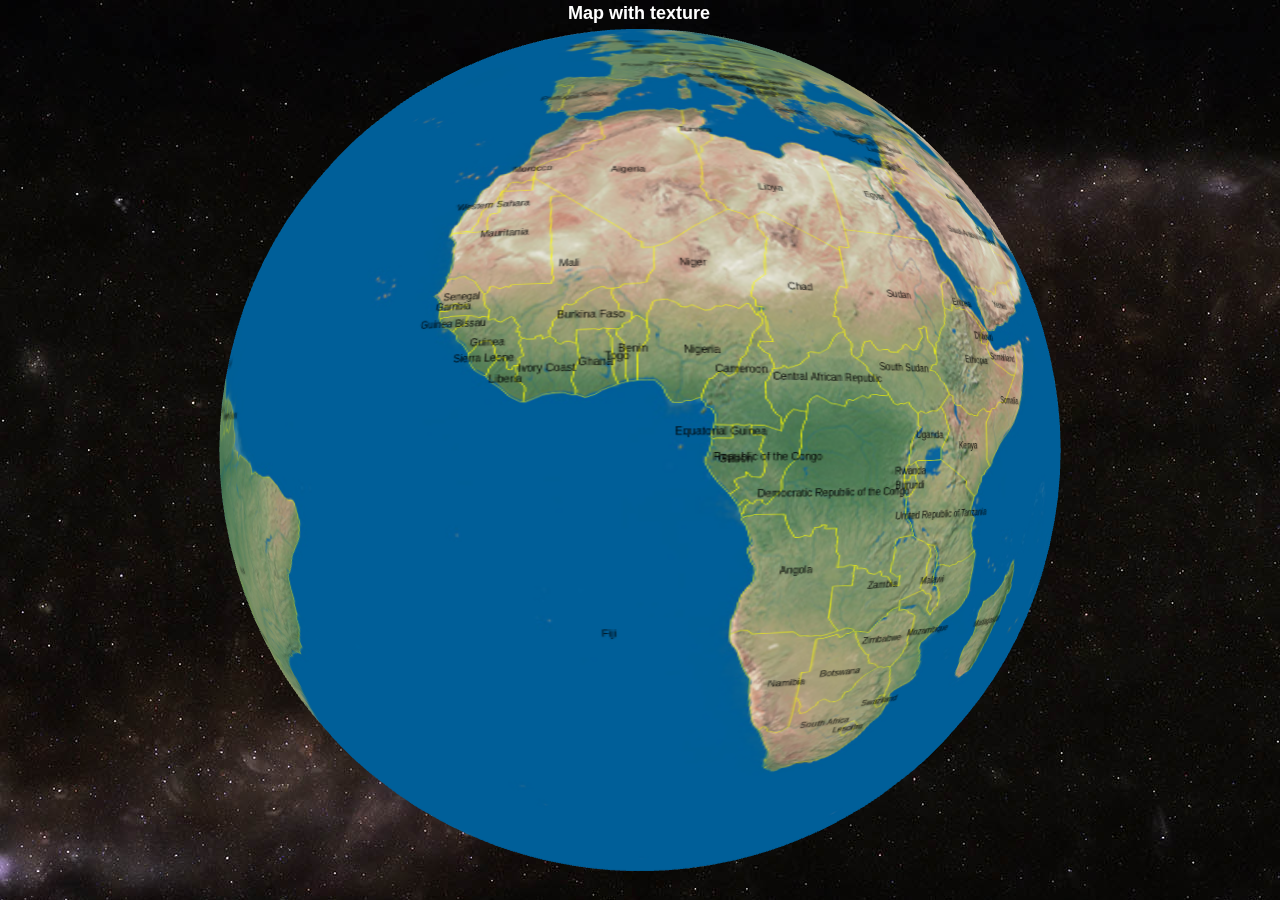
<file: web-test/src/main/webapp/index.html>
<!Doctype html>
<html lang="en">
<head>
    <meta charset="utf-8">
    <meta http-equiv="X-UA-Compatible" content="IE=edge">

    <link rel="stylesheet" href="example.css">
<body>
<main id="main">
    <div id="chart"></div>
</main>
<div id="editor" hidden="hidden">
    <textarea></textarea>
</div>

<script type="text/x-javascript" id="code-source">
myChart.setOption({
    title: {
        text: 'Map with texture',
        x: 'center',
        textStyle: {
            color: 'white'
        }
    },
    tooltip: {
        formatter: '{b}'
    },
    series: [{
        type: 'map3d',
        mapType: 'world',
        baseLayer: {
            backgroundColor: '',
            backgroundImage: 'img/earth.jpg',
            quality: 'high',
        },

        selectedMode: 'single',

        itemStyle: {
            normal: {
                label: {
                    show: true
                },
                borderWidth: 1,
                borderColor: 'yellow',
                areaStyle: {
                    color: 'rgba(0, 0, 0, 0)'
                }
            }
        },
        data: [{}]
    }]
});
</script>

<script src="lib/esl.js"></script>
<script src="lib/jquery.min.js"></script>
<script src="js/bootExample.js"></script>

</body>
</head>
</html>
</file>
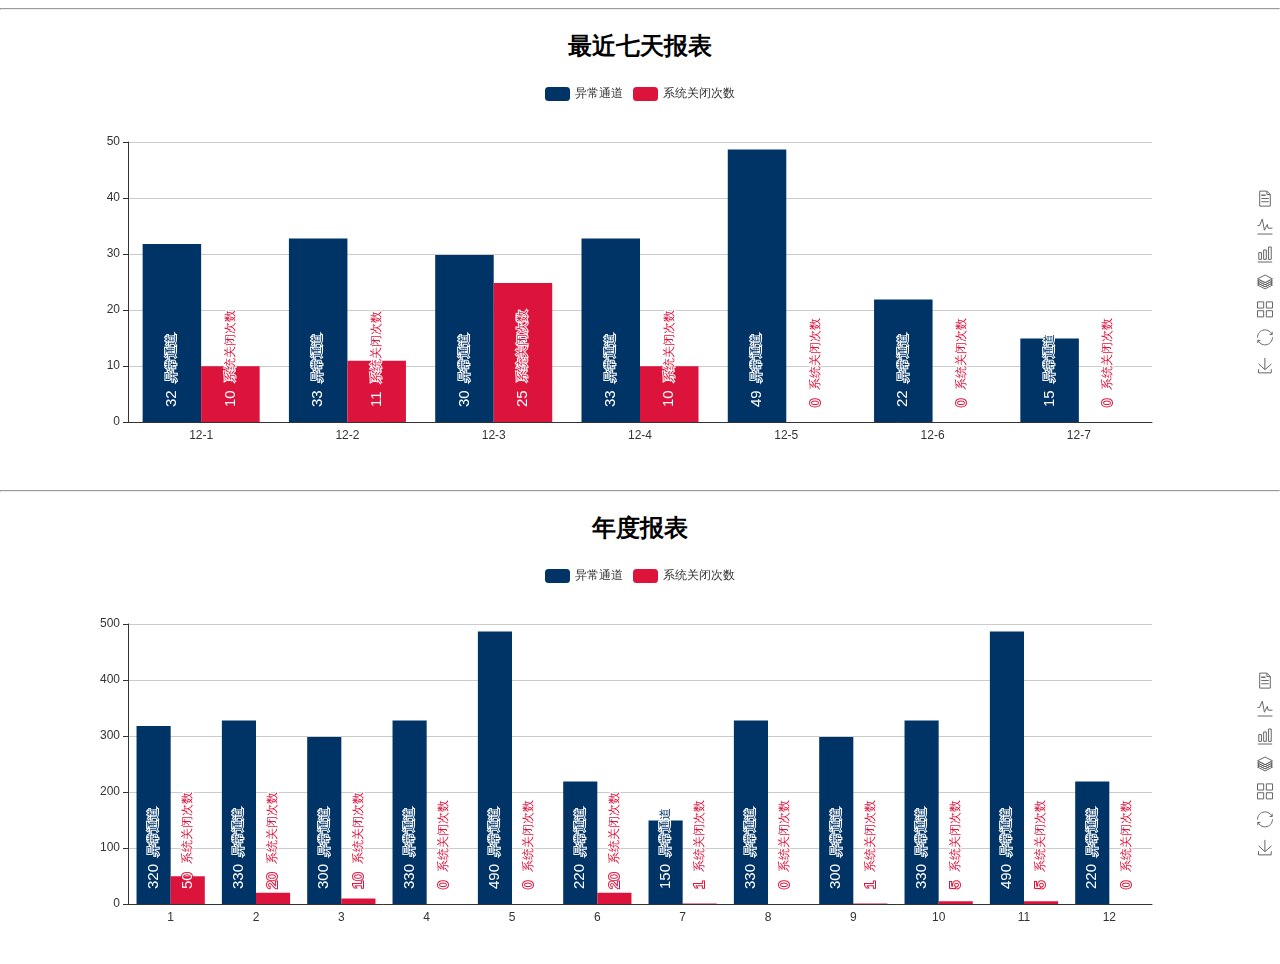
<file: web-test-1/src/main/webapp/countImg.html>
<!DOCTYPE html>
<html style="height: 100%">
<head>
    <meta charset="utf-8">
</head>
<body style="height: 100%; margin: 0">
<hr>
<div style="width: 100%;" align="center"><h2>最近七天报表</h2></div>
<div id="count_weekly_container" style="height: 400px;width: 100%"></div>
<hr>
<div style="width: 100%;" align="center"><h2>年度报表</h2></div>
<div id="count_month_container" style="height: 400px;width: 100%"></div>
<script src="echarts-lib/lib/echarts/echarts.min.js"></script>
<script type="text/javascript">

    var reportForm_weekly_dateJson = '["12-1","12-2","12-3","12-4","12-5","12-6","12-7"]';
    var reportForm_weekly_dataJson = '[[32, 33, 30, 33, 49, 22, 15],[10, 11, 25, 10, 0, 0 , 0]]';
    var reportForm_weekly_dateObject = JSON.parse(reportForm_weekly_dateJson);
    var reportForm_weekly_dataObject = JSON.parse(reportForm_weekly_dataJson);

    var reportForm_month_dateJson = '["1", "2", "3", "4", "5", "6","7", "8", "9", "10", "11", "12"]';
    var reportForm_month_dataJson =
        '[[320, 330, 300, 330, 490, 220, 150, 330, 300, 330, 490, 220],' +
        ' [50, 20, 10, 0, 0, 20 , 1 , 0, 1, 5, 5, 0 ]]';
    var reportForm_month_dateObject = JSON.parse(reportForm_month_dateJson);
    var reportForm_month_dataObject = JSON.parse(reportForm_month_dataJson);


    var count_day_app = {};
    var count_day_option;

    count_day_app.config = {
        rotate: 90,
        align: 'left',
        verticalAlign: 'middle',
        position: 'insideBottom',
        distance: 15
    };


    var count_day_labelOption = {
        normal: {
            show: true,
            position: count_day_app.config.position,
            distance: count_day_app.config.distance,
            align: count_day_app.config.align,
            verticalAlign: count_day_app.config.verticalAlign,
            rotate: count_day_app.config.rotate,
            formatter: '{c}  {name|{a}}',
            fontSize: 15,
            rich: {
                name: {
                    textBorderColor: '#fff'
                }
            }
        }
    };

    count_day_option = {
        color: ['#003366', '#DC143C'],
        tooltip: {
            trigger: 'axis',
            axisPointer: {
                type: 'shadow'
            }
        },
        legend: {
            data: ['异常通道', '系统关闭次数']
        },
        toolbox: {
            show: true,
            orient: 'vertical',
            left: 'right',
            top: 'center',
            feature: {
                mark: {show: true},
                dataView: {show: true, readOnly: false},
                magicType: {show: true, type: ['line', 'bar', 'stack', 'tiled']},
                restore: {show: true},
                saveAsImage: {show: true}
            }
        },
        calculable: true,
        xAxis: [
            {
                type: 'category',
                axisTick: {show: false},
                data: []
            }
        ],
        yAxis: [
            {
                type: 'value'
            }
        ],
        series: [
            {
                name: '异常通道',
                type: 'bar',
                barGap: 0,
                label: count_day_labelOption,
                data: []
            },
            {
                name: '系统关闭次数',
                type: 'bar',
                label: count_day_labelOption,
                data: []
            }
        ]
    };

    var count_weekly_container = document.getElementById("count_weekly_container");
    var count_weekly_myChart = echarts.init(count_weekly_container);
    var count_month_container = document.getElementById("count_month_container");
    var count_month_myChart = echarts.init(count_month_container);

    count_day_option.xAxis[0].data = reportForm_weekly_dateObject;
    count_day_option.series[0].data = reportForm_weekly_dataObject[0];
    count_day_option.series[1].data = reportForm_weekly_dataObject[1];
    count_weekly_myChart.setOption(count_day_option, true);

    count_day_option.xAxis[0].data = reportForm_month_dateObject;
    count_day_option.series[0].data = reportForm_month_dataObject[0];
    count_day_option.series[1].data = reportForm_month_dataObject[1];
    count_month_myChart.setOption(count_day_option, true)
</script>
</body>
</html>
</file>
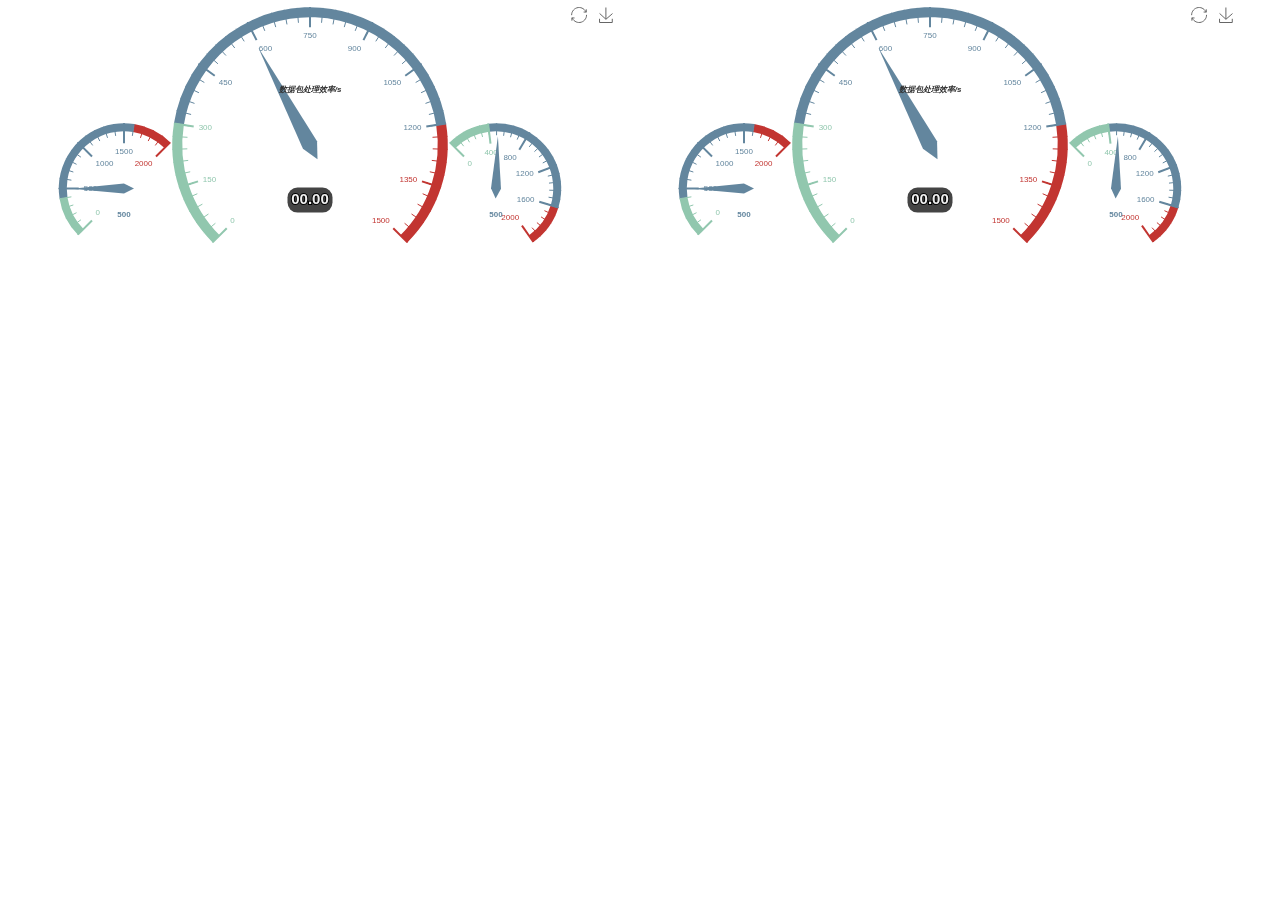
<file: web-test-1/src/main/webapp/dashboard.html>
<!DOCTYPE html>
<html style="height: 100%">
<head>
    <meta charset="utf-8">



</head>
<body style="height: 100%; margin: 0">
<div id="dashboard-app" style="height: 290px; width: 620px;float: left"></div>
<div id="dashboard-computer" style="height: 290px; width: 620px;float: left"></div>
<script src="echarts-lib/lib/echarts/echarts.min.js"></script>
<script type="text/javascript">
    var dashboard_app_dom = document.getElementById("dashboard-app");
    var dashboard_app_myChart = echarts.init(dashboard_app_dom);
    dashboard_app_option = {
        tooltip : {
            formatter: "{a} <br/>{c} {b}"
        },
        toolbox: {
            show: true,
            feature: {
                restore: {show: true},
                saveAsImage: {show: true}
            }
        },
        series : [
            {
                name: '数据包处理效率',
                type: 'gauge',
                z: 3,
                min: 0,
                max: 1500,
                splitNumber: 10,
                radius: '95%',
                axisLine: {            // 坐标轴线
                    lineStyle: {       // 属性lineStyle控制线条样式
                        width: 10
                    }
                },
                axisTick: {            // 坐标轴小标记
                    length: 15,        // 属性length控制线长
                    lineStyle: {       // 属性lineStyle控制线条样式
                        color: 'auto'
                    }
                },
                splitLine: {           // 分隔线
                    length: 20,         // 属性length控制线长
                    lineStyle: {       // 属性lineStyle（详见lineStyle）控制线条样式
                        color: 'auto'
                    }
                },
                axisLabel: {
                    fontSize: 8
                    // backgroundColor: 'auto',
                    // borderRadius: 0,
                    // color: '#eee',
                    // padding: 0,
                    // textShadowBlur: 1,
                    // textShadowOffsetX: 1,
                    // textShadowOffsetY: 1,
                    // textShadowColor: '#222'
                },
                title : {
                    // 其余属性默认使用全局文本样式，详见TEXTSTYLE
                    fontWeight: 'bolder',
                    fontSize: 8,
                    fontStyle: 'italic'
                },
                detail : {
                    // 其余属性默认使用全局文本样式，详见TEXTSTYLE
                    formatter: function (value) {
                        value = (value + '').split('.');
                        value.length < 2 && (value.push('00'));
                        return ('00' + value[0]).slice(-2)
                            + '.' + (value[1] + '00').slice(0, 2);
                    },
                    fontWeight: 'bolder',
                    fontSize: 15,
                    borderRadius: 10,
                    backgroundColor: '#444',
                    borderColor: '#aaa',
                    shadowBlur: 0,
                    shadowColor: '#333',
                    shadowOffsetX: 0,
                    shadowOffsetY: 0,
                    borderWidth: 0,
                    textBorderColor: '#000',
                    textBorderWidth: 0,
                    textShadowBlur: 0,
                    textShadowColor: '#fff',
                    textShadowOffsetX: 0,
                    textShadowOffsetY: 0,
                    fontFamily: 'Arial',
                    width: 25,
                    color: '#eee',
                    rich: {}
                },
                data:[{value: 600, name: '数据包处理效率/s'}]
            },
            {
                name: '数据包处理延迟',
                type: 'gauge',
                center: ['20%', '65%'],    // 默认全局居中    位置
                radius: '45%',          // 圆的大小
                min:0,                  // 最小标值
                max:2000,               // 最大标值
                endAngle:45,            // 控制外圈可见长度
                splitNumber:4,         // 分割成多少份
                axisLine: {             // 坐标轴线
                    lineStyle: {        // 属性lineStyle控制线条样式
                        width: 8
                    }
                },
                axisTick: {            // 坐标轴小标记
                    length:12,        // 属性length控制线长
                    lineStyle: {       // 属性lineStyle控制线条样式
                        color: 'auto'
                    }
                },
                splitLine: {           // 分隔线
                    length:20,         // 属性length控制线长
                    lineStyle: {       // 属性lineStyle（详见lineStyle）控制线条样式
                        color: 'auto'
                    }
                },
                pointer: {              // 指针
                    width:5
                },
                axisLabel: {
                    fontSize: 8
                },
                title: {
                    show:false,
                    fontSize: 8,
                    offsetCenter: [0, '-30%']       // x, y，单位px
                },
                detail: {
                    fontSize: 8,
                    // 其余属性默认使用全局文本样式，详见TEXTSTYLE
                    fontWeight: 'bolder'
                },
                data:[{value: 500, name: '数据包处理延迟'}]
            },
            {
                name: '数据包接收效率',
                type: 'gauge',
                center: ['80%', '65%'],    // 默认全局居中    位置
                radius: '45%',          // 圆的大小
                min:0,                  // 最小标值
                max:2000,               // 最大标值
                startAngle: 135,
                endAngle:-415,            // 控制外圈可见长度
                splitNumber:5,         // 分割成多少份
                axisLine: {             // 坐标轴线
                    lineStyle: {        // 属性lineStyle控制线条样式
                        width: 8
                    }
                },
                axisTick: {            // 坐标轴小标记
                    length:12,        // 属性length控制线长
                    lineStyle: {       // 属性lineStyle控制线条样式
                        color: 'auto'
                    }
                },
                splitLine: {           // 分隔线
                    length:20,         // 属性length控制线长
                    lineStyle: {       // 属性lineStyle（详见lineStyle）控制线条样式
                        color: 'auto'
                    }
                },
                axisLabel: {
                    fontSize: 8
                },
                pointer: {              // 指针
                    width:5
                },
                title: {
                    show:false,
                    fontSize: 8,
                    offsetCenter: [0, '-30%']       // x, y，单位px
                },
                detail: {
                    fontSize: 8,
                    // 其余属性默认使用全局文本样式，详见TEXTSTYLE
                    fontWeight: 'bolder'
                },
                data:[{value: 500, name: '数据包接收效率'}]
            }
        ]
    };

    setInterval(function (){
        dashboard_app_option.series[0].data[0].value = (Math.random()*1500).toFixed(2) - 0;
        dashboard_app_option.series[1].data[0].value = (Math.random()*2000).toFixed(2) - 0;
        dashboard_app_option.series[2].data[0].value = (Math.random()*2000).toFixed(2) - 0;
        dashboard_app_myChart.setOption(dashboard_app_option,true);
    },2000);
    if (dashboard_app_option && typeof dashboard_app_option === "object") {
        dashboard_app_myChart.setOption(dashboard_app_option, true);
    }

    // ==========================================================================================================
    // ==========================================================================================================
    // ==========================================================================================================
    // ==========================================================================================================

    var dashboard_computer_dom = document.getElementById("dashboard-computer");
    var dashboard_computer_myChart = echarts.init(dashboard_computer_dom);
    dashboard_computer_option = {
        tooltip : {
            formatter: "{a} <br/>{c} {b}"
        },
        toolbox: {
            show: true,
            feature: {
                restore: {show: true},
                saveAsImage: {show: true}
            }
        },
        series : [
            {
                name: '数据包处理效率',
                type: 'gauge',
                z: 3,
                min: 0,
                max: 1500,
                splitNumber: 10,
                radius: '95%',
                axisLine: {            // 坐标轴线
                    lineStyle: {       // 属性lineStyle控制线条样式
                        width: 10
                    }
                },
                axisTick: {            // 坐标轴小标记
                    length: 15,        // 属性length控制线长
                    lineStyle: {       // 属性lineStyle控制线条样式
                        color: 'auto'
                    }
                },
                splitLine: {           // 分隔线
                    length: 20,         // 属性length控制线长
                    lineStyle: {       // 属性lineStyle（详见lineStyle）控制线条样式
                        color: 'auto'
                    }
                },
                axisLabel: {
                    fontSize: 8
                    // backgroundColor: 'auto',
                    // borderRadius: 0,
                    // color: '#eee',
                    // padding: 0,
                    // textShadowBlur: 1,
                    // textShadowOffsetX: 1,
                    // textShadowOffsetY: 1,
                    // textShadowColor: '#222'
                },
                title : {
                    // 其余属性默认使用全局文本样式，详见TEXTSTYLE
                    fontWeight: 'bolder',
                    fontSize: 8,
                    fontStyle: 'italic'
                },
                detail : {
                    // 其余属性默认使用全局文本样式，详见TEXTSTYLE
                    formatter: function (value) {
                        value = (value + '').split('.');
                        value.length < 2 && (value.push('00'));
                        return ('00' + value[0]).slice(-2)
                            + '.' + (value[1] + '00').slice(0, 2);
                    },
                    fontWeight: 'bolder',
                    fontSize: 15,
                    borderRadius: 10,
                    backgroundColor: '#444',
                    borderColor: '#aaa',
                    shadowBlur: 0,
                    shadowColor: '#333',
                    shadowOffsetX: 0,
                    shadowOffsetY: 0,
                    borderWidth: 0,
                    textBorderColor: '#000',
                    textBorderWidth: 0,
                    textShadowBlur: 0,
                    textShadowColor: '#fff',
                    textShadowOffsetX: 0,
                    textShadowOffsetY: 0,
                    fontFamily: 'Arial',
                    width: 25,
                    color: '#eee',
                    rich: {}
                },
                data:[{value: 600, name: '数据包处理效率/s'}]
            },
            {
                name: '数据包处理延迟',
                type: 'gauge',
                center: ['20%', '65%'],    // 默认全局居中    位置
                radius: '45%',          // 圆的大小
                min:0,                  // 最小标值
                max:2000,               // 最大标值
                endAngle:45,            // 控制外圈可见长度
                splitNumber:4,         // 分割成多少份
                axisLine: {             // 坐标轴线
                    lineStyle: {        // 属性lineStyle控制线条样式
                        width: 8
                    }
                },
                axisTick: {            // 坐标轴小标记
                    length:12,        // 属性length控制线长
                    lineStyle: {       // 属性lineStyle控制线条样式
                        color: 'auto'
                    }
                },
                splitLine: {           // 分隔线
                    length:20,         // 属性length控制线长
                    lineStyle: {       // 属性lineStyle（详见lineStyle）控制线条样式
                        color: 'auto'
                    }
                },
                pointer: {              // 指针
                    width:5
                },
                axisLabel: {
                    fontSize: 8
                },
                title: {
                    show:false,
                    fontSize: 8,
                    offsetCenter: [0, '-30%']       // x, y，单位px
                },
                detail: {
                    fontSize: 8,
                    // 其余属性默认使用全局文本样式，详见TEXTSTYLE
                    fontWeight: 'bolder'
                },
                data:[{value: 500, name: '数据包处理延迟'}]
            },
            {
                name: '数据包接收效率',
                type: 'gauge',
                center: ['80%', '65%'],    // 默认全局居中    位置
                radius: '45%',          // 圆的大小
                min:0,                  // 最小标值
                max:2000,               // 最大标值
                startAngle: 135,
                endAngle:-415,            // 控制外圈可见长度
                splitNumber:5,         // 分割成多少份
                axisLine: {             // 坐标轴线
                    lineStyle: {        // 属性lineStyle控制线条样式
                        width: 8
                    }
                },
                axisTick: {            // 坐标轴小标记
                    length:12,        // 属性length控制线长
                    lineStyle: {       // 属性lineStyle控制线条样式
                        color: 'auto'
                    }
                },
                splitLine: {           // 分隔线
                    length:20,         // 属性length控制线长
                    lineStyle: {       // 属性lineStyle（详见lineStyle）控制线条样式
                        color: 'auto'
                    }
                },
                axisLabel: {
                    fontSize: 8
                },
                pointer: {              // 指针
                    width:5
                },
                title: {
                    show:false,
                    fontSize: 8,
                    offsetCenter: [0, '-30%']       // x, y，单位px
                },
                detail: {
                    fontSize: 8,
                    // 其余属性默认使用全局文本样式，详见TEXTSTYLE
                    fontWeight: 'bolder'
                },
                data:[{value: 500, name: '数据包接收效率'}]
            }
        ]
    };

    setInterval(function (){
        dashboard_computer_option.series[0].data[0].value = (Math.random()*1500).toFixed(2) - 0;
        dashboard_computer_option.series[1].data[0].value = (Math.random()*2000).toFixed(2) - 0;
        dashboard_computer_option.series[2].data[0].value = (Math.random()*2000).toFixed(2) - 0;
        dashboard_computer_myChart.setOption(dashboard_computer_option,true);
    },2000);
    if (dashboard_computer_option && typeof dashboard_computer_option === "object") {
        dashboard_computer_myChart.setOption(dashboard_computer_option, true);
    }


</script>
</body>
</html>
</file>
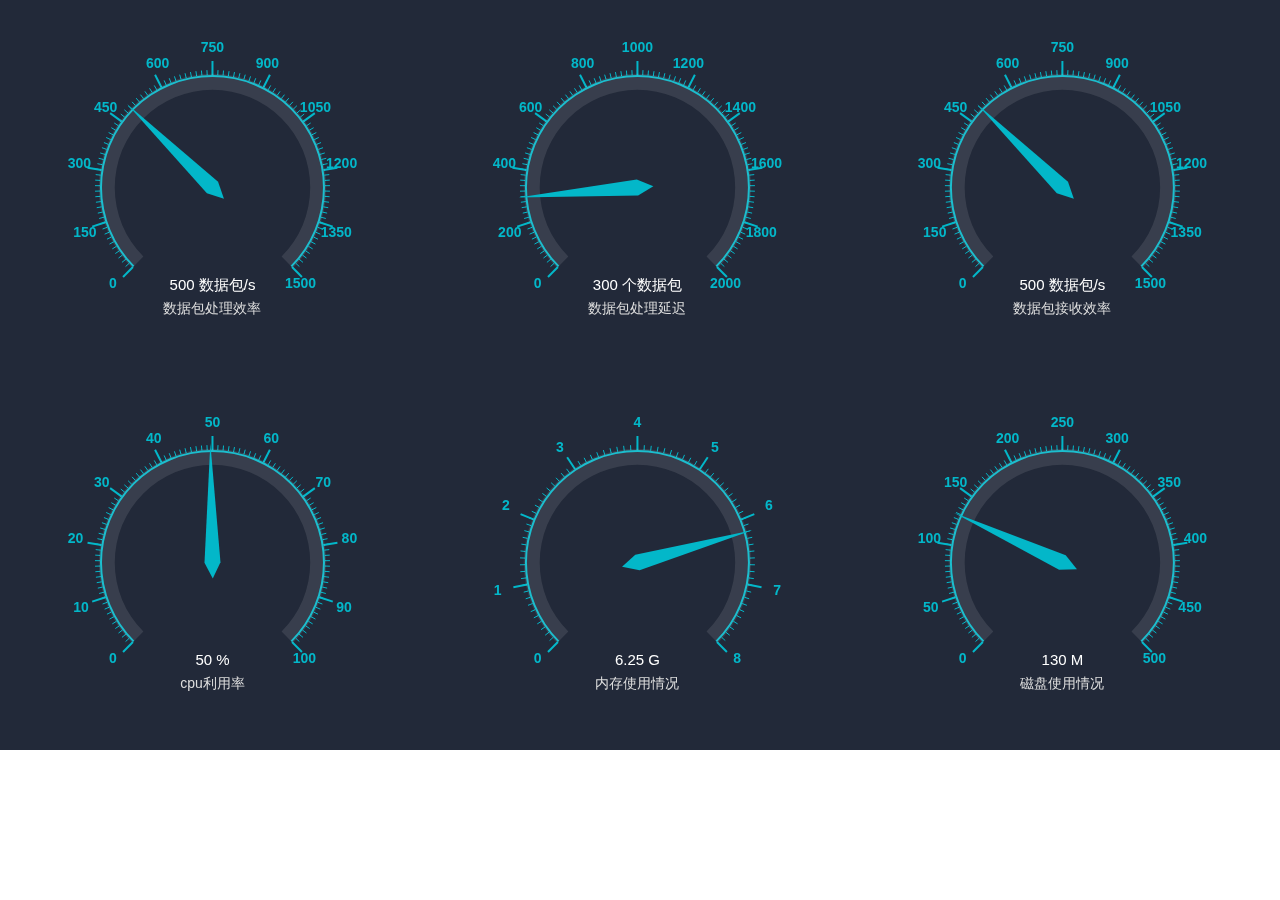
<file: web-test-1/src/main/webapp/dashboard2.html>
<!DOCTYPE html>
<html style="height: 100%">
<head>
    <meta charset="utf-8">

</head>
<body style="height: 100%; margin: 0">
<div id="dashboard_computer_container" style="height: 750px;width: 100%"></div>
<!--<script type="text/javascript" src="http://echarts.baidu.com/gallery/vendors/echarts/echarts.min.js"></script>-->
<script src="echarts-lib/lib/echarts/echarts.min.js"></script>
<script type="text/javascript">
    var dashboard_computer_demoData = [
        { name: '数据包处理效率', value: 500, unit: '数据包/s', pos: ['16.6%', '25%'], range: [0, 1500] },
        { name: '数据包处理延迟', value: 300, unit: '个数据包', pos: ['49.8%', '25%'], range: [0, 2000] },
        { name: '数据包接收效率', value: 500, unit: '数据包/s', pos: ['83%', '25%'], range: [0, 1500] },
        { name: 'cpu利用率', value: 50, unit: '%', pos: ['16.6%', '75%'], range: [0, 100] },
        { name: '内存使用情况', value: 6.25, unit: 'G', pos: ['49.8%', '75%'], range: [0, 8] , splitNum: 8},
        { name: '磁盘使用情况', value: 130, unit: 'M', pos: ['83%', '75%'], range: [0, 500] }
    ];

    var dashboard_computer_dom = document.getElementById("dashboard_computer_container");
    var dashboard_computer_myChart = echarts.init(dashboard_computer_dom);
    var dashboard_computer_highlight = '#03b7c9';
    function dashboard_computer_optionSeries(dashboard_computer_data) {
        var result = [];
        dashboard_computer_data.forEach(function(item) {
            result.push(
                // 外围刻度
                {
                    type: 'gauge',
                    center: item.pos,
                    radius: '30%',  // 1行3个
                    splitNumber: item.splitNum || 10,
                    min: item.range[0],
                    max: item.range[1],
                    startAngle: 225,
                    endAngle: -45,
                    axisLine: {
                        show: true,
                        lineStyle: {
                            width: 2,
                            shadowBlur: 0,
                            color: [
                                [1, dashboard_computer_highlight]
                            ]
                        }
                    },
                    axisTick: {
                        show: true,
                        lineStyle: {
                            color: dashboard_computer_highlight,
                            width: 1
                        },
                        length: -5,
                        splitNumber: 10
                    },
                    splitLine: {
                        show: true,
                        length: -14,
                        lineStyle: {
                            color: dashboard_computer_highlight
                        }
                    },
                    axisLabel: {
                        distance: -20,
                        textStyle: {
                            color: dashboard_computer_highlight,
                            fontSize: '14',
                            fontWeight: 'bold'
                        }
                    },
                    pointer: {
                        show: 0
                    },
                    detail: {
                        show: 0
                    }
                },

                // 内侧指针、数值显示
                {
                    name: item.name,
                    type: 'gauge',
                    center: item.pos,
                    radius: '30.33%',
                    startAngle: 225,
                    endAngle: -45,
                    min: item.range[0],
                    max: item.range[1],
                    axisLine: {
                        show: true,
                        lineStyle: {
                            width: 16,
                            color: [
                                [1, 'rgba(255,255,255,.1)']
                            ]
                        }
                    },
                    axisTick: {
                        show: 0
                    },
                    splitLine: {
                        show: 0
                    },
                    axisLabel: {
                        show: 0
                    },
                    pointer: {
                        show: true,
                        length: '105%'
                    },
                    detail: {
                        show: true,
                        offsetCenter: [0, '100%'],
                        textStyle: {
                            fontSize: 15,
                            color: '#fff'
                        },
                        formatter: [
                            '{value} ' + (item.unit || ''),
                            '{name|' + item.name + '}'
                        ].join('\n'),
                        rich: {
                            name: {
                                fontSize: 14,
                                lineHeight: 30,
                                color: '#ddd'
                            }
                        }
                    },
                    itemStyle: {
                        normal: {
                            color: dashboard_computer_highlight
                        }
                    },
                    data: [{
                        value: item.value
                    }]
                }
            );
        });
        return result;
    }
    dashboard_computer_option = {
        backgroundColor: '#222939',
        series: dashboard_computer_optionSeries(dashboard_computer_demoData)
    };





    setInterval(function (){
        dashboard_computer_demoData[0].value = (Math.random()*1500).toFixed(2) - 0;
        dashboard_computer_demoData[1].value = (Math.random()*2000).toFixed(2) - 0;
        dashboard_computer_demoData[2].value = (Math.random()*1500).toFixed(2) - 0;
        dashboard_computer_demoData[3].value = (Math.random()*100).toFixed(2) - 0;
        dashboard_computer_demoData[4].value = (Math.random()*8).toFixed(2) - 0;
        dashboard_computer_demoData[5].value = (Math.random()*500).toFixed(2) - 0;
        dashboard_computer_option.series = dashboard_computer_optionSeries(dashboard_computer_demoData);
        dashboard_computer_myChart.setOption(dashboard_computer_option,true);
    },1000);

    if (dashboard_computer_option && typeof dashboard_computer_option === "object") {
        dashboard_computer_myChart.setOption(dashboard_computer_option, true);
    }
</script>
</body>
</html>
</file>
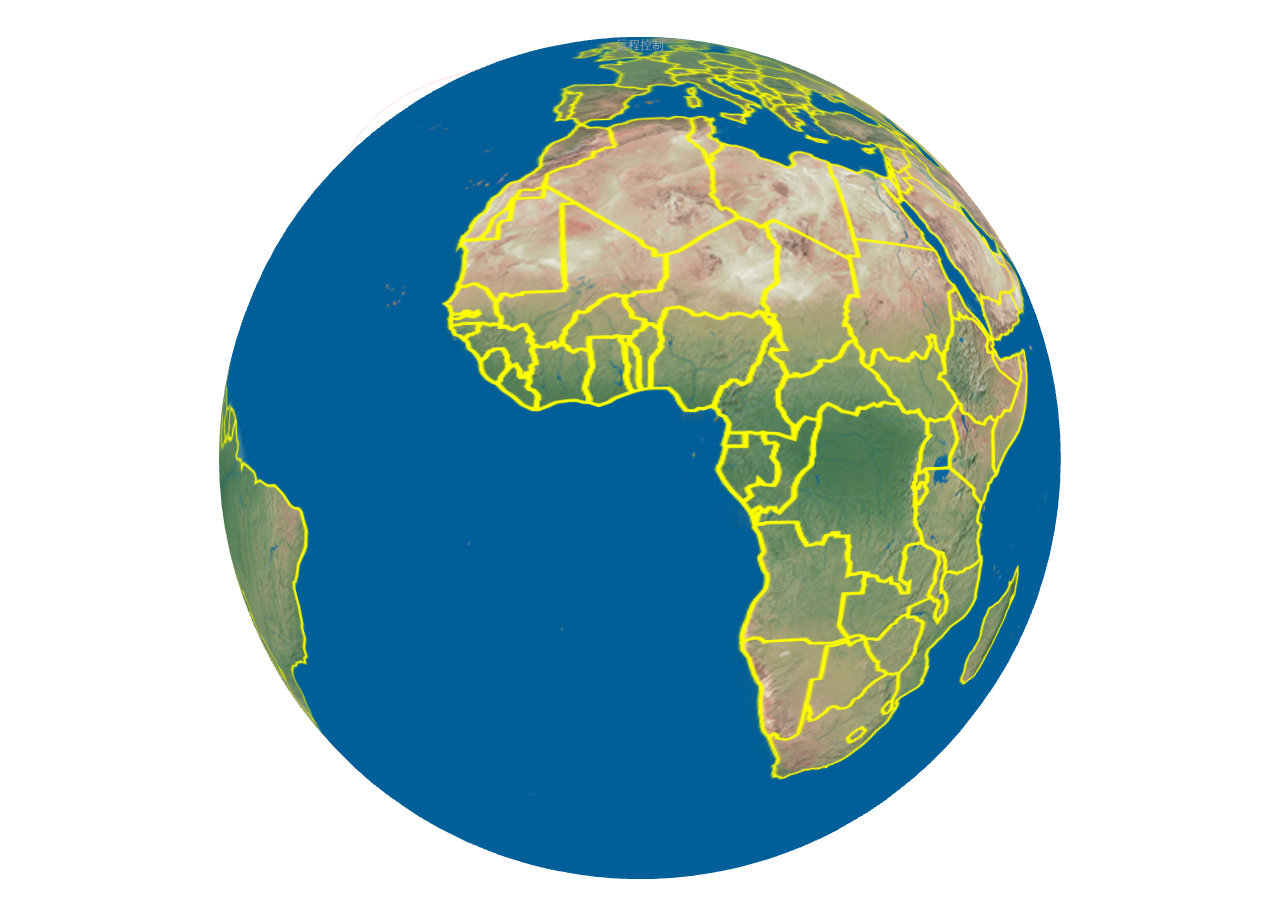
<file: web-test-1/src/main/webapp/index2.html>
<!DOCTYPE html>
<html lang="en">
<head>
    <meta charset="UTF-8">
    <title>Title</title>
    <script src="echarts-lib/js/jquery-1.8.3.min.js"></script>
</head>
<body>
<div id="main"></div>

<!-- 必须要先引入 ECharts 主文件 -->
<script src="echarts-lib/lib/echarts/echarts.js"></script>
<script src="echarts-lib/lib/echarts/chart/map.js"></script>
<!-- 引入 ECharts-X 主文件 -->
<script src="echarts-lib/lib/echarts-x/echarts-x.js"></script>

<script type="text/javascript">

    try {
        var canvas = document.createElement('canvas');
        var gl = canvas.getContext('webgl') || canvas.getContext('experimental-webgl');
        if (!gl) {
            throw "浏览器不支持";
        }
    } catch (e) {
        // 浏览器不支持 WebGL
        console.warn(e);
    }

    function resize() {
        $('#main').height($(window).height() - $('#header').height());
    }
    $(window).resize(resize);
    resize();

    // 配置后续加载的各种 chart 配置 config
    require.config({
        paths: {
            "lib": 'echarts-lib/lib',
            'echarts': 'echarts-lib/lib/echarts',
            'echarts-x': 'echarts-lib/lib/echarts-x'
        }
    });

    var ex;

    // 然后就可以动态加载图表进行绘制啦
    require([
        'echarts',
        'echarts-x',
        // ECharts-X 中 map3d 的地图绘制基于 ECharts 中的 map。
        'echarts/chart/map',
        'echarts-x/chart/map3d'
    ], function (ec) {
        ex = ec;
        load(ex);
    });

    function load(ex) {
        var main = document.getElementById('main');
        main.html = "";
        // 跟 ECharts 一样的方式初始化
        var myChart = ex.init(main);
        myChart.showLoading();

        var markPointStyle = {
            normal: {
                color: 'red'
            }
        };

        var opts = {
            title: {
                text: '远程控制',
                subtext: '远程控制',
                x:'center',
                y:'top',
                textStyle: {
                    color: 'white'
                }
            },
            tooltip: {
                formatter: '{b}'
            },
            series: [{
                type: 'map3d',
                mapType: 'world',
                baseLayer: {
                    backgroundColor: '',
                    backgroundImage: 'echarts-lib/img/earth.jpg'
                },
                itemStyle: {
                    normal: {
                        borderWidth: 3,
                        borderColor: 'yellow',
                        areaStyle: {
                            color: 'rgba(0, 0, 0, 0)'
                        }
                    }
                },
                markPoint: {
                    effect: {
                        shadowBlur: 1
                    },
                    large: true,
                    symbolSize: 50,
                    data: [
                        {
                            itemStyle: markPointStyle,
                            geoCoord: [116.387778,39.7825]
                        },
                        {
                            itemStyle: markPointStyle,
                            geoCoord: [114.2081,30.783758]
                        },
                        {
                            itemStyle: markPointStyle,
                            geoCoord: [108.751592,34.447119]
                        },
                        {
                            itemStyle: markPointStyle,
                            geoCoord: [139.779694,35.552258]
                        },
                        {
                            itemStyle: markPointStyle,
                            geoCoord: [-86.8138056,39.6335556]
                        }
                    ]
                },
                markLine: {
                    itemStyle: {
                        normal: {
                            // 线的颜色默认是取 legend 的颜色
                            // color: null
                            // 线宽，这里线宽是屏幕的像素大小
                            width: 10,
                            // 线的透明度
                            opacity: 1
                        }
                    },
                    effect: {
                        show: true,
                        scaleSize: 10
                    },
                    data: [
                        [{geoCoord: [116.387778,39.7825]}, {geoCoord: [114.2081,30.783758]}],
                        [{geoCoord: [139.779694,35.552258]}, {geoCoord: [114.2081,30.783758]}],
                        [{geoCoord: [116.387778,39.7825]}, {geoCoord: [108.751592,34.447119]}],
                        [{geoCoord: [116.387778,39.7825]}, {geoCoord: [-86.8138056,39.6335556]}]
                    ]
                }
            }]
        };


        myChart.setOption(opts);
        myChart.hideLoading();
    }

</script>
</body>
</html>
</file>
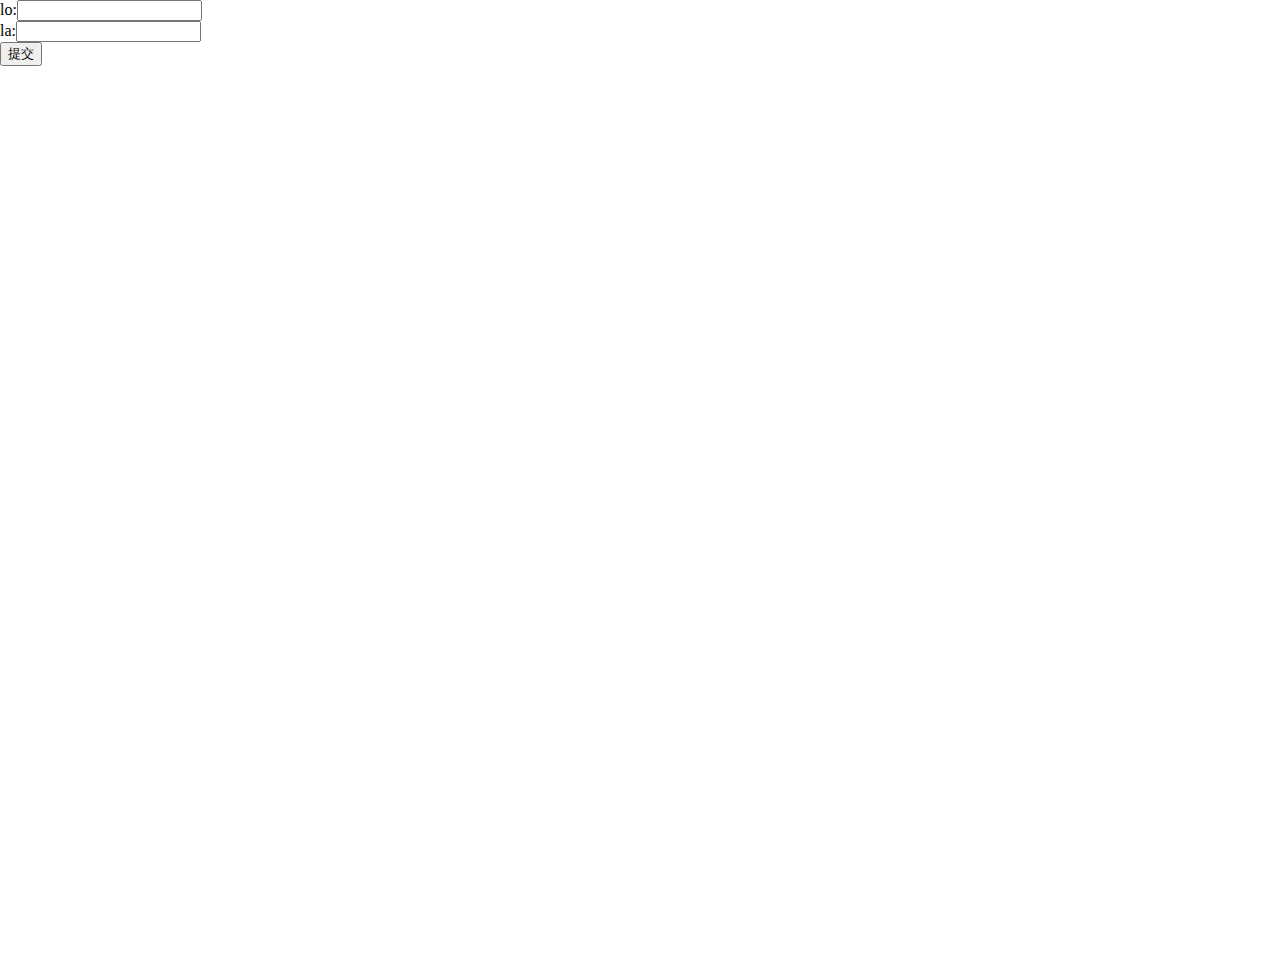
<file: web-test-1/src/main/webapp/test.html>
<!DOCTYPE html>
<html style="height: 100%" xmlns="http://www.w3.org/1999/html">
<head>
    <meta charset="utf-8">
    <style type="text/css">
        body, html {width: 100%;height: 100%;overflow: hidden;margin:0;font-family:"微软雅黑",serif;}
        #container{height:100%}
    </style>
    <script type="text/javascript" src="http://api.map.baidu.com/api?v=2.0&ak=0CPbnRGGZonebHdqABN29jGPzTLXvmhS"></script>
    <script src="echarts-lib/js/jquery-1.8.3.min.js"></script>
</head>
<script>

    // 得到坐标信息
    function showPosition(longitude,latitude) {
        // 使用百度地图JS API
        var point = new BMap.Point(longitude,latitude);

        var geoc = new BMap.Geocoder();
        geoc.getLocation(point, function(rs){
            var addComp = rs.addressComponents;
            alert('您所在城市：'+addComp.city);
        });
    }

    // 得到错误信息
    function showError(error)
    {
        switch(error.code)
        {
            case error.PERMISSION_DENIED:
                alert("用户拒绝对获取地理位置的请求。");
                break;
            case error.POSITION_UNAVAILABLE:
                alert("位置信息是不可用的。");
                break;
            case error.TIMEOUT:
                alert("请求用户地理位置超时。");
                break;
            case error.UNKNOWN_ERROR:
                alert("未知错误。");
                break;
        }
    }
function submit() {
    var lo = $("#input1").val();
    var la = $("#input2").val();
    showPosition(lo,la);
}
</script>
    lo:<input id="input1" /></br>
    la:<input id="input2" /></br>
    <button onclick="submit()">提交</button>
</div>
<div id="container" style="height: 100%"></div>
</body>
</html>
<script type="text/javascript">
    // 百度地图API功能
    var map = new BMap.Map("container");    // 创建Map实例
    map.centerAndZoom(new BMap.Point(116.404, 39.915), 11);  // 初始化地图,设置中心点坐标和地图级别
    //添加地图类型控件
    map.addControl(new BMap.MapTypeControl({
        mapTypes:[
            BMAP_NORMAL_MAP,
            BMAP_HYBRID_MAP
        ]}));
    map.setCurrentCity("北京");          // 设置地图显示的城市 此项是必须设置的
    map.enableScrollWheelZoom(true);     //开启鼠标滚轮缩放
</script>
</file>
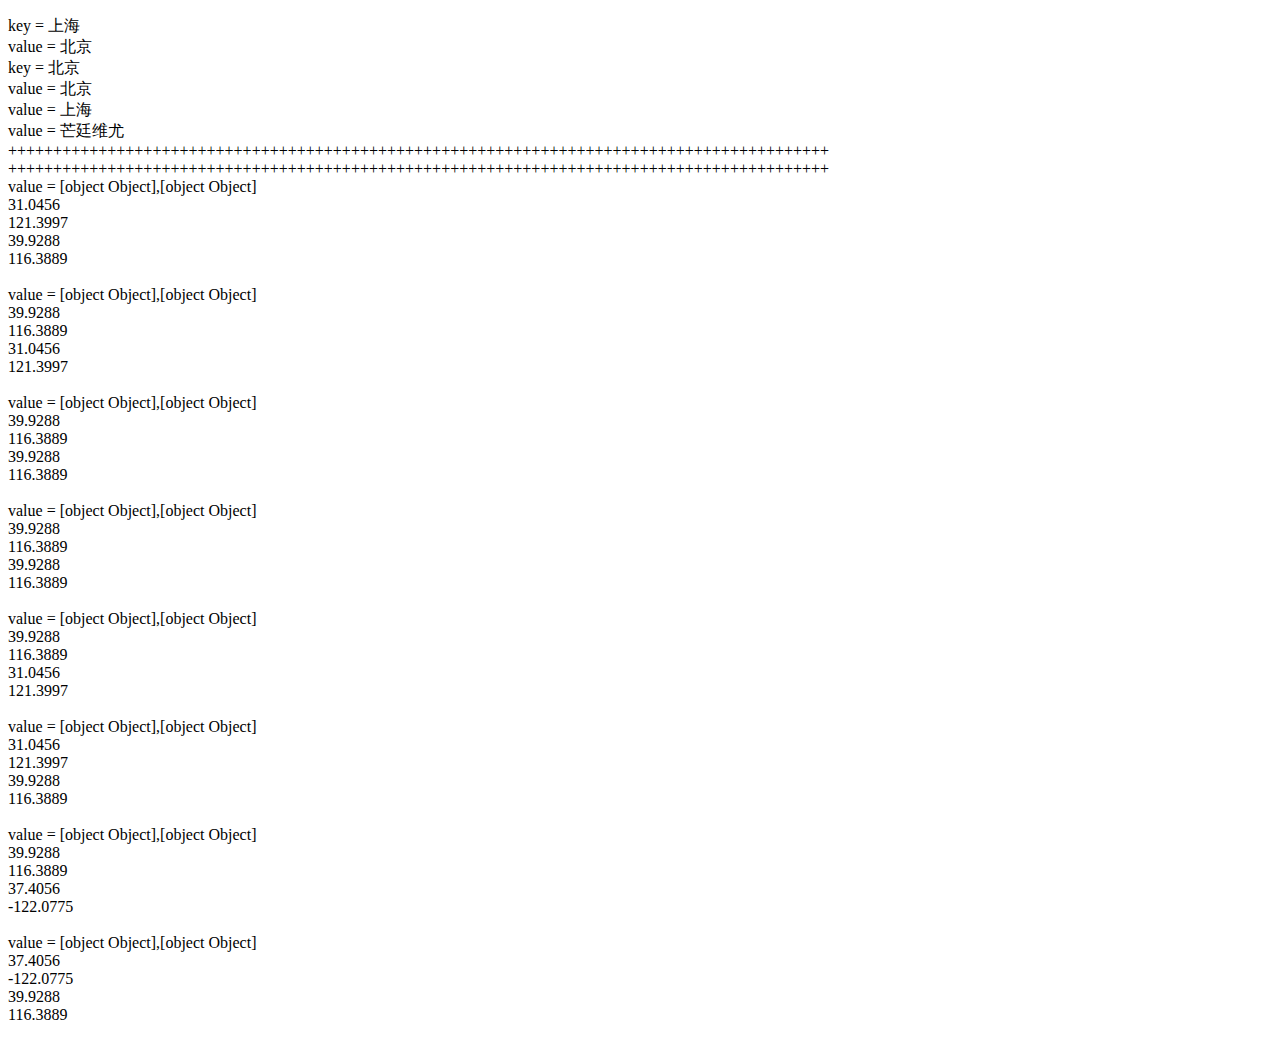
<file: web-test/src/main/webapp/test.html>
<!DOCTYPE html>
<html lang="en">
<head>
    <meta charset="UTF-8">
    <title>Title</title>
    <script src="js/jquery-1.8.3.min.js"></script>

</head>
<body>
<p id="demo"></p>
<script>

    demoP = document.getElementById("demo");

    function geyCityGeoCoord(cityName,cityData) {
        var cityGeoCoord = [];
        cityData.forEach(function (value) {
            if (value.name === cityName) {
                cityGeoCoord = value.geoCoord;
                return false;
            }
        });
        return cityGeoCoord;
    }

    function getLink(src,dst) {
        var srcGeoCoord = geyCityGeoCoord(src,cityData);
        var desGeoCoord = geyCityGeoCoord(dst,cityData);
        return [{geoCoord:srcGeoCoord}, {geoCoord:desGeoCoord}];
    }

    var ipLocationMap = '{"上海":{"city":"上海","continent":"亚洲","country":"中国","latitude":31.0456,"longitude":121.3997,"radius":200},"芒廷维尤":{"city":"芒廷维尤","continent":"北美洲","country":"美国","latitude":37.4056,"longitude":-122.0775,"radius":1000},"北京":{"city":"北京","continent":"亚洲","country":"中国","latitude":39.9288,"longitude":116.3889,"radius":50}}';      // 地图上的坐标信息
    var cityKeys = '["上海","芒廷维尤","北京"]';                                        // 所有的地点城市
    var linkDataMap = '{"上海":["北京"],"北京":["北京","上海","芒廷维尤"]}';                  // 坐标之间的关系

    var ipLocationMapJson = JSON.parse(ipLocationMap);
    var cityKeysJson = JSON.parse(cityKeys);
    var linkMapJson = JSON.parse(linkDataMap);

    var cityData = [];

    // 加载所有城市坐标
    cityKeysJson.forEach(function (value) {
        cityData.push({name:value,geoCoord:[ipLocationMapJson[value]['latitude'],ipLocationMapJson[value]['longitude']]});
    });

    var linkMap = [];

    // 加载所有连线
    for(var key in linkMapJson){
        myFunction("key = " + key);
        linkMapJson[key].forEach(function (value) {
            myFunction("value = " + value);
            linkMap.push(getLink(key,value));
            linkMap.push(getLink(value,key))
        })
    }
    myFunction("+++++++++++++++++++++++++++++++++++++++++++++++++++++++++++++++++++++++++++++++++++++++++++");
    myFunction("+++++++++++++++++++++++++++++++++++++++++++++++++++++++++++++++++++++++++++++++++++++++++++");
    function myFunction(item) {
        demoP.innerHTML = demoP.innerHTML + " " + item + "<br>";
    }

    linkMap.forEach(function (value){
        myFunction("value = " + value);
        value.forEach(function (value2) {
            value2.geoCoord.forEach(function (value1) {
                myFunction(value1);
            });
        });
        myFunction(" ");
    });

</script>
</body>
</html>
</file>
<file: web-test/src/main/webapp/example.css>
﻿html, body, body, main {
    height: 100%;
}

#main {
    position: absolute;
    top: 0;
    left: 0;
    right: 0;
    background-image: url("img/background.jpg");

}

#chart {
    height: 100%;
}
</file>
